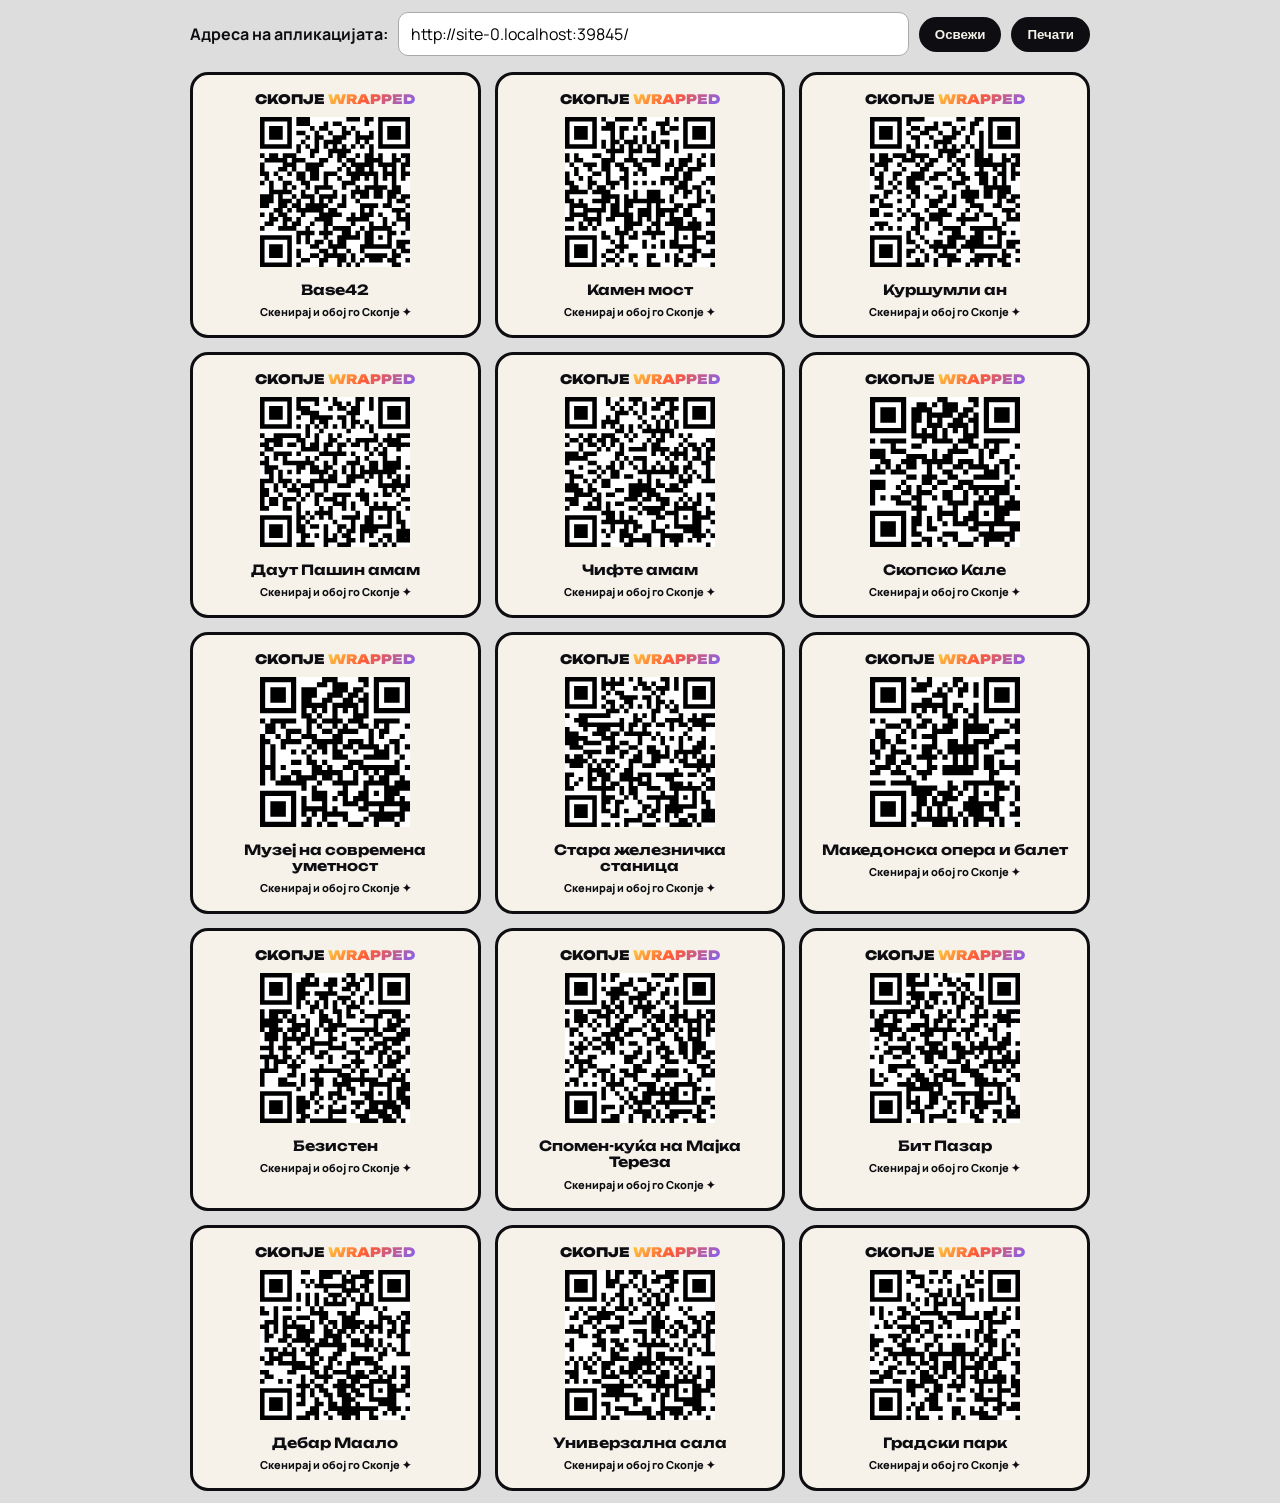
<file: qr.html>
<!doctype html>
<html lang="mk">
<head>
  <meta charset="utf-8">
  <meta name="viewport" content="width=device-width, initial-scale=1">
  <title>QR налепници</title>
  <link href="https://fonts.googleapis.com/css2?family=Unbounded:wght@700;900&family=Manrope:wght@600;800&display=swap" rel="stylesheet">
  <style>
    :root { --ink: #0E0E12; --paper: #F6F2EA; }
    * { box-sizing: border-box; margin: 0; }
    body { font-family: Manrope, sans-serif; background: #ddd; color: var(--ink); padding: 12px; }
    .bar { max-width: 900px; margin: 0 auto 16px; display: flex; gap: 10px; flex-wrap: wrap; align-items: center; }
    .bar input { flex: 1; min-width: 260px; padding: 10px 12px; border-radius: 10px; border: 1px solid #aaa; font: inherit; }
    .bar button { padding: 10px 16px; border-radius: 999px; border: 0; background: var(--ink); color: var(--paper); font-weight: 800; cursor: pointer; }
    .grid { max-width: 900px; margin: 0 auto; display: grid; grid-template-columns: repeat(3, minmax(0, 1fr)); gap: 14px; }
    .tag { background: var(--paper); border-radius: 18px; padding: 16px; text-align: center; border: 3px solid var(--ink); break-inside: avoid; }
    .brand { font-family: Unbounded, sans-serif; font-weight: 900; font-size: 13px; }
    .brand span { background: linear-gradient(135deg, #FFD23F, #FF5A36 45%, #7B61FF); -webkit-background-clip: text; background-clip: text; color: transparent; }
    .qr { margin: 10px auto; width: 100%; max-width: 150px; aspect-ratio: 1; }
    .qr svg { width: 100%; height: 100%; }
    .name { font-family: Unbounded, sans-serif; font-weight: 700; font-size: 14px; line-height: 1.15; }
    .hint { font-size: 11px; font-weight: 800; margin-top: 6px; }
    @media print { body { background: #fff; padding: 0; } .bar { display: none; } .grid { gap: 8px; } }
    @media (max-width: 600px) { .grid { grid-template-columns: repeat(2, minmax(0, 1fr)); } }
  </style>
</head>
<body>
  <div class="bar">
    <b>Адреса на апликацијата:</b>
    <input id="base">
    <button onclick="draw()">Освежи</button>
    <button onclick="print()">Печати</button>
  </div>
  <div class="grid" id="grid"></div>
  <script src="lib/qrcode.js"></script>
  <script src="js/data.js"></script>
  <script>
    const baseIn = document.getElementById("base");
    baseIn.value = location.href.replace(/qr\.html.*$/, "");
    function draw() {
      const base = baseIn.value.trim().replace(/\/?$/, "/");
      document.getElementById("grid").innerHTML = PLACES.map(p => {
        const q = qrcode(0, "M"); q.addData(`${base}?place=${p.id}`); q.make();
        return `<div class="tag"><div class="brand">СКОПЈЕ <span>WRAPPED</span></div>
          <div class="qr">${q.createSvgTag({ cellSize: 4, margin: 0, scalable: true })}</div>
          <div class="name">${p.name}</div><div class="hint">Скенирај и обој го Скопје ✦</div></div>`;
      }).join("");
    }
    draw();
  </script>
</body>
</html>
</file>
